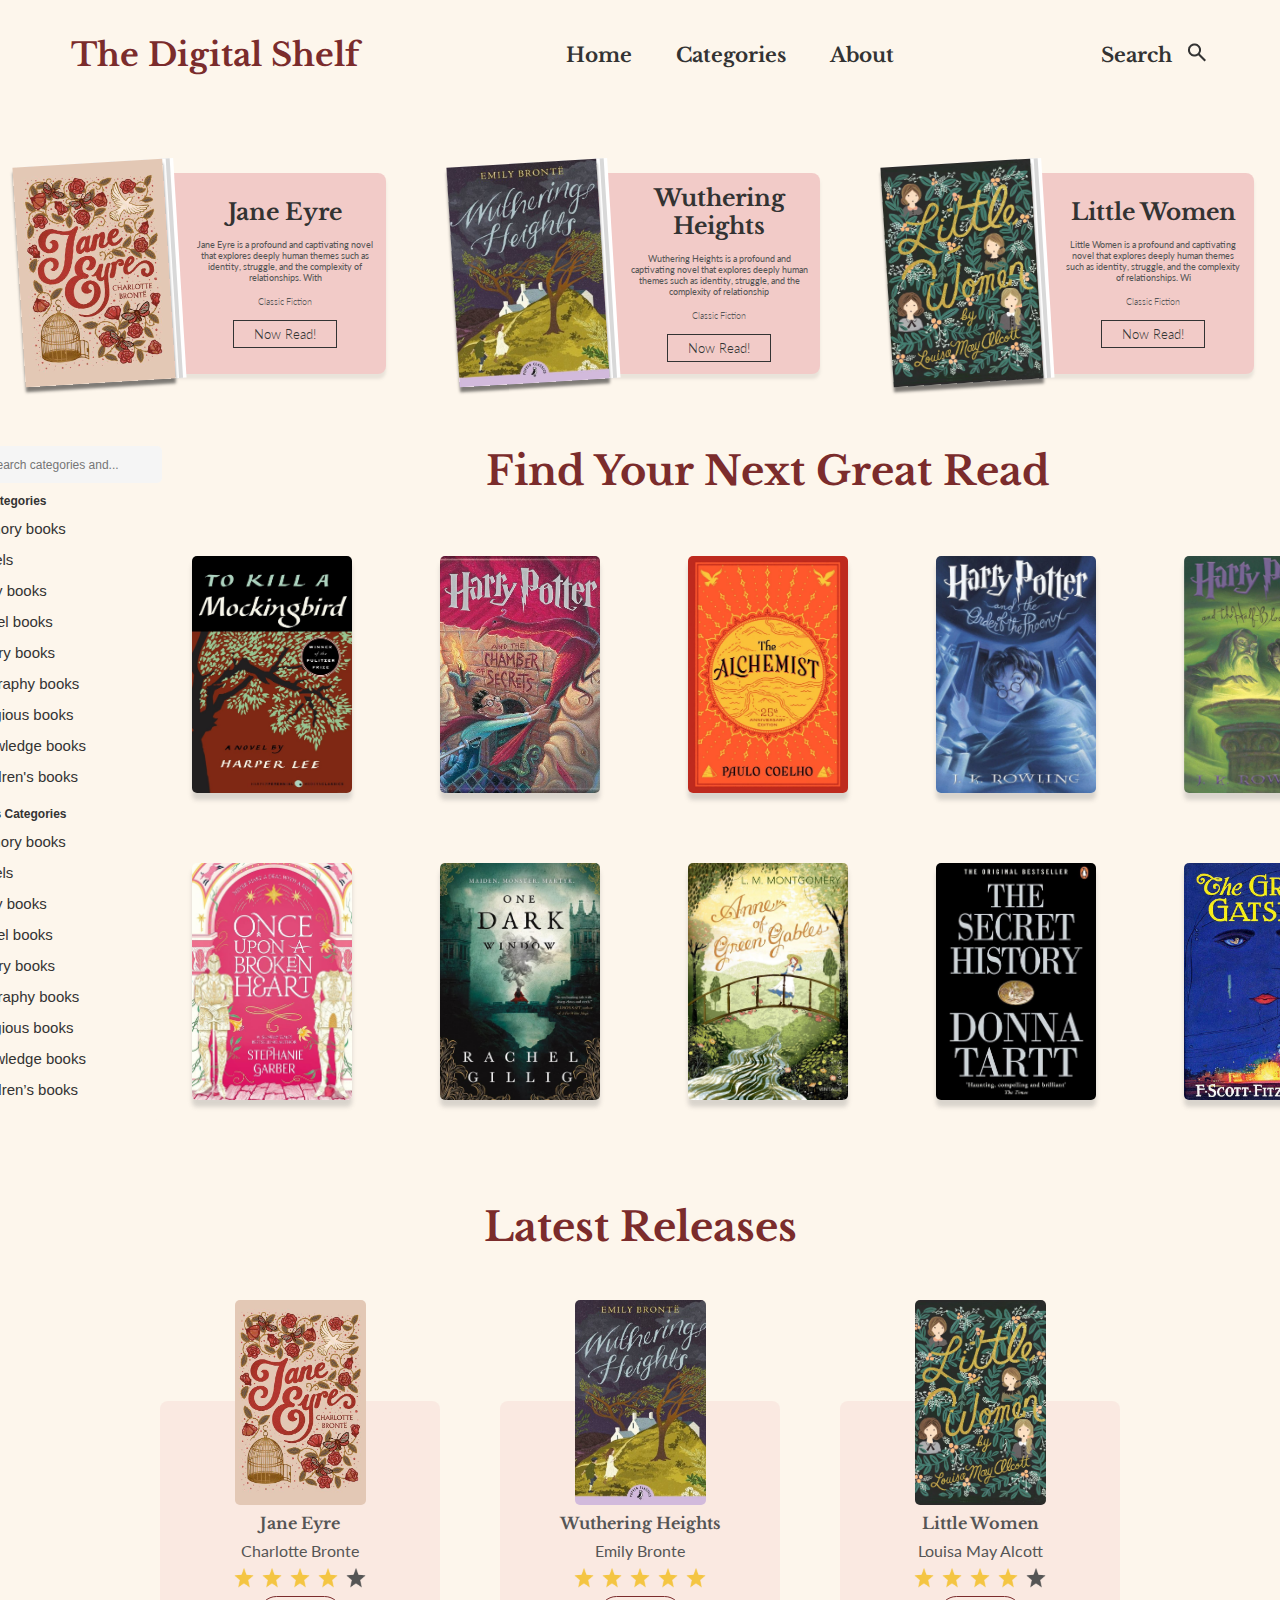
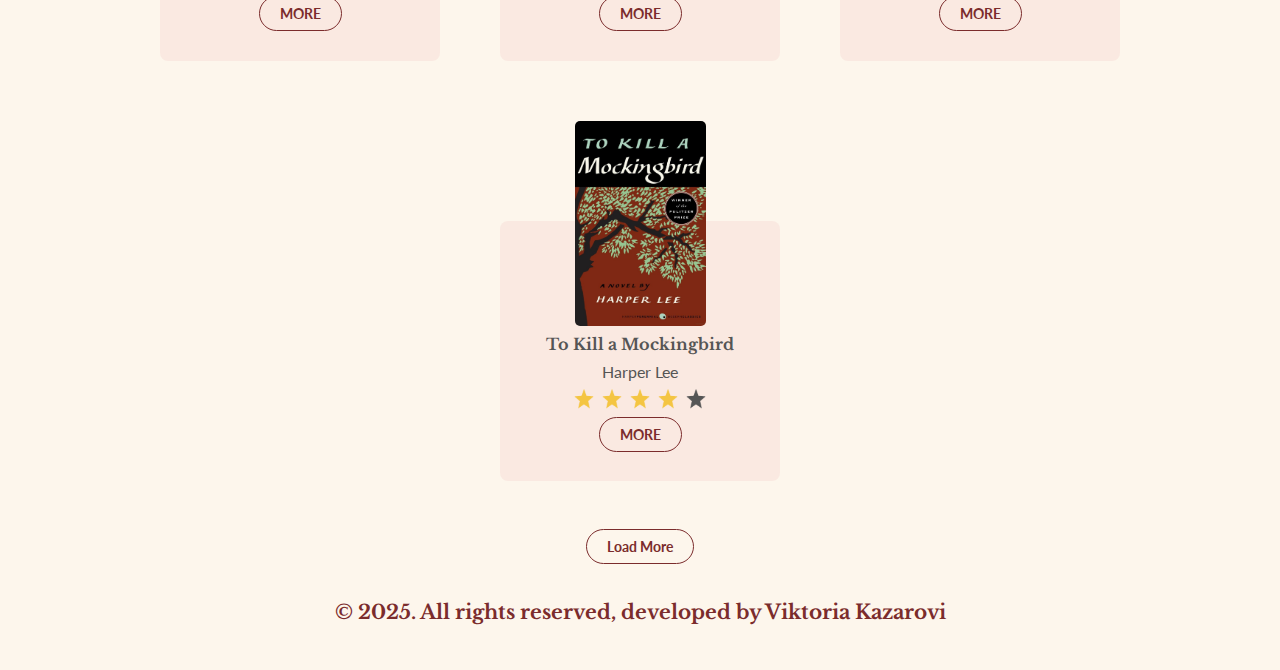
<file: index.html>
<!DOCTYPE html>
<html lang="en">
  <head>
    <meta charset="UTF-8" />
    <meta name="viewport" content="width=device-width, initial-scale=1.0" />
    <title>The Digital Shelf</title>
    <link rel="stylesheet" href="./css/style.css" />
    <link rel="stylesheet" href="./css/index.css" />
  </head>
  <body>
    <header class="header">
      <h1 class="logo"><a href="index.html">The Digital Shelf</a></h1>
      <nav class="navbar">
        <ul>
          <li><a href="./index.html">Home</a></li>
          <li><a href="./categories.html">Categories</a></li>
          <li><a href="./about.html">About</a></li>
        </ul>
      </nav>
      <div class="search">
        <p>Search</p>
        <i><img src="./assets/icons/search.png" alt="search-icon" /></i>
        <input type="text" id="search-input" placeholder="Search books..." />
        <div id="search-results" class="search-results"></div>
      </div>
      <img
        src="./assets/icons/burger.png"
        id="burgerBtn"
        class="burger-menu"
        style="display: none"
        alt="burger-menu"
      />
      <nav class="mobile-menu" id="mobileMenu">
        <img
          src="./assets/icons/close.png"
          class="burger-menu close"
          id="closeBtn"
          alt="Close"
        />
        <a href="./index.html">Home</a>
        <a href="./categories.html">Categories</a>
        <a href="./about.html">About</a>
      </nav>
    </header>
    <main>
      <section class="carousel-section">
        <button class="nav prev">
          <img src="./assets/icons/arrow_backward.png" alt="arrow backward" />
        </button>
        <div class="carousel-track" id="carousel-track"></div>
        <button class="nav next">
          <img src="./assets/icons/arrow_forward.png" alt="arrow forward" />
        </button>
      </section>

      <section class="main-content">
        <aside class="filters">
          <div class="search-box">
            <i><img src="./assets/icons/search2.png" alt="search-icon" /></i>
            <input
              id="categories-search"
              type="text"
              placeholder="Search categories and..."
            />
            <div id="categories-results" class="categories-results"></div>
          </div>

          <div class="category-section">
            <div class="category-title">Popular Categories</div>
            <ul class="category-list">
              <li>
                <label><input type="checkbox" /> Memory books</label>
              </li>
              <li>
                <label><input type="checkbox" /> Novels</label>
              </li>
              <li>
                <label><input type="checkbox" /> Story books</label>
              </li>
              <li>
                <label><input type="checkbox" /> Travel books</label>
              </li>
              <li>
                <label><input type="checkbox" /> Poetry books</label>
              </li>
              <li>
                <label><input type="checkbox" /> Biography books</label>
              </li>
              <li>
                <label><input type="checkbox" /> Religious books</label>
              </li>
              <li>
                <label><input type="checkbox" /> Knowledge books</label>
              </li>
              <li>
                <label><input type="checkbox" /> Children's books</label>
              </li>
            </ul>
          </div>
          <div class="category-section">
            <div class="category-title">New Books Categories</div>
            <ul class="category-list">
              <li>
                <label><input type="checkbox" /> Memory books</label>
              </li>
              <li>
                <label><input type="checkbox" /> Novels</label>
              </li>
              <li>
                <label><input type="checkbox" /> Story books</label>
              </li>
              <li>
                <label><input type="checkbox" /> Travel books</label>
              </li>
              <li>
                <label><input type="checkbox" /> Poetry books</label>
              </li>
              <li>
                <label><input type="checkbox" /> Biography books</label>
              </li>
              <li>
                <label><input type="checkbox" /> Religious books</label>
              </li>
              <li>
                <label><input type="checkbox" /> Knowledge books</label>
              </li>
              <li>
                <label><input type="checkbox" /> Children’s books</label>
              </li>
            </ul>
          </div>
        </aside>

        <section class="books">
          <h2>Find Your Next Great Read</h2>
          <div class="book-grid" id="book-grid"></div>
        </section>
      </section>

      <section class="latest-releases">
        <h2>Latest Releases</h2>
        <div class="latest-container" id="latest-container"></div>
        <button id="load-more" class="btn">Load More</button>
      </section>
    </main>
    <footer>
      <p>© 2025. All rights reserved, developed by Viktoria Kazarovi</p>
    </footer>
    <script src="./js/script.js"></script>
    <script src="./js/index.js"></script>
  </body>
</html>
</file>
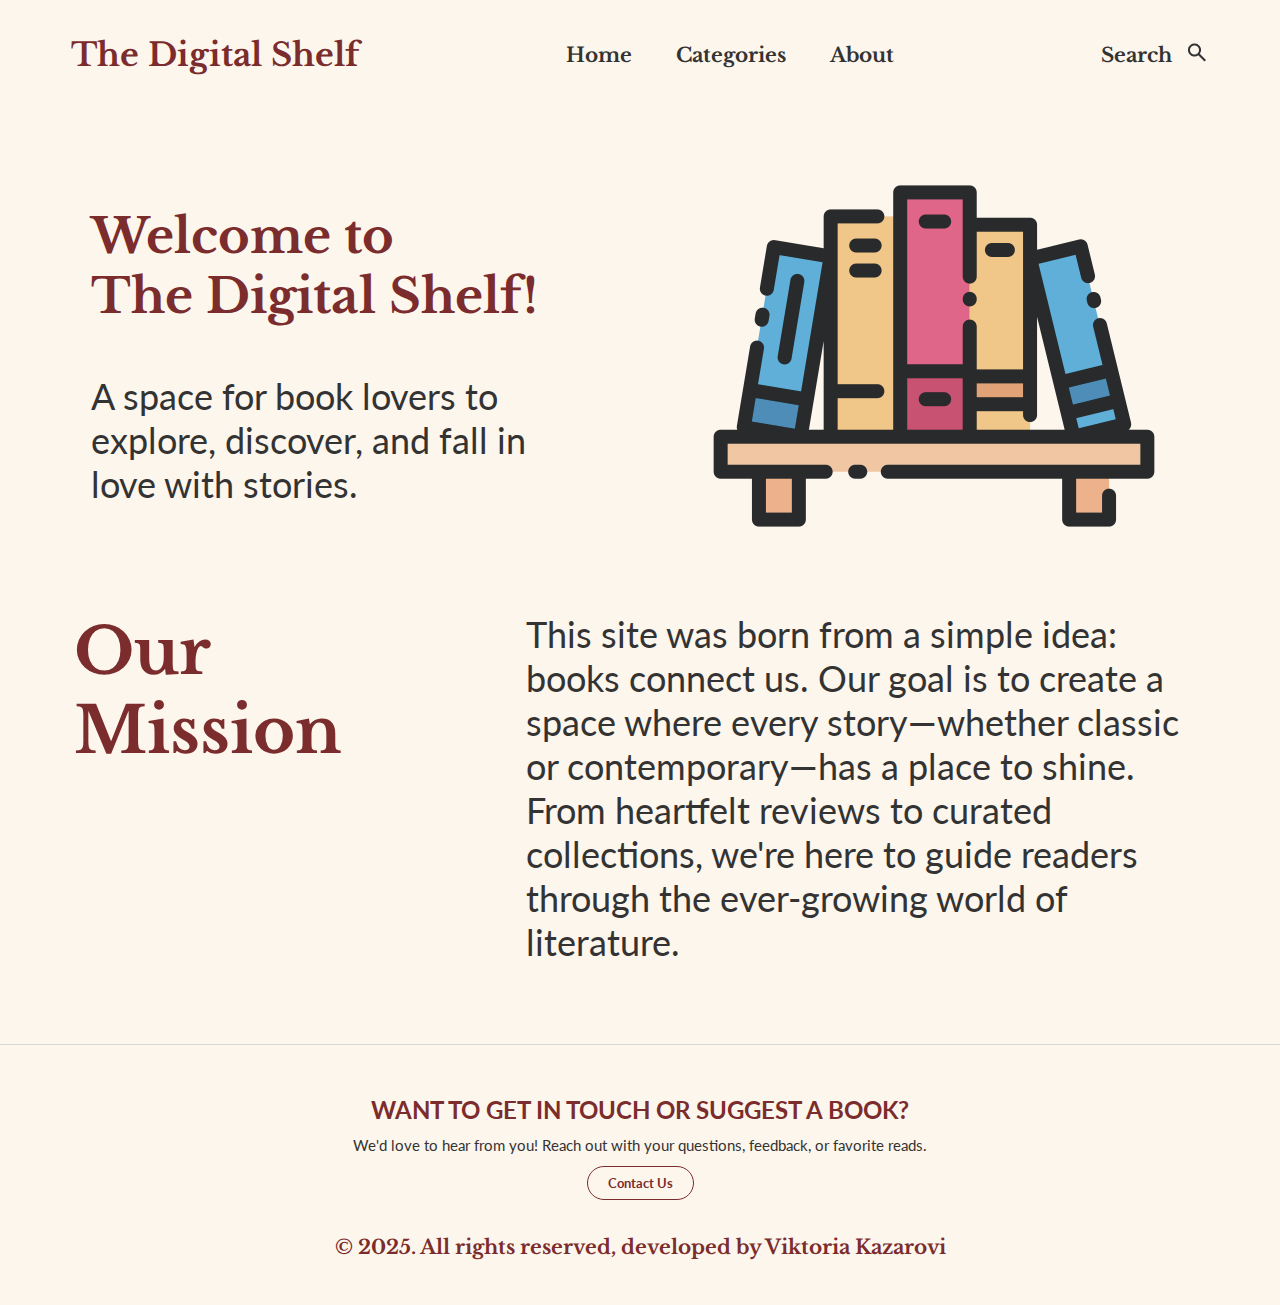
<file: about.html>
<!DOCTYPE html>
<html lang="en">
  <head>
    <meta charset="UTF-8" />
    <meta name="viewport" content="width=device-width, initial-scale=1.0" />
    <title>About Us</title>
    <link rel="stylesheet" href="./css/style.css" />
    <link rel="stylesheet" href="./css/about.css" />
  </head>
  <body>
    <header class="header">
      <h1 class="logo"><a href="index.html">The Digital Shelf</a></h1>
      <nav class="navbar">
        <ul>
          <li><a href="./index.html">Home</a></li>
          <li><a href="./categories.html">Categories</a></li>
          <li><a href="./about.html">About</a></li>
        </ul>
      </nav>
      <div class="search">
        <p>Search</p>
        <i><img src="./assets/icons/search.png" alt="search-icon" /></i>
        <input type="text" id="search-input" placeholder="Search books..." />
        <div id="search-results" class="search-results"></div>
      </div>
      <img
        src="./assets/icons/burger.png"
        id="burgerBtn"
        class="burger-menu"
        style="display: none"
        alt="burger-menu"
      />
      <nav class="mobile-menu" id="mobileMenu">
        <img
          src="./assets/icons/close.png"
          class="burger-menu close"
          id="closeBtn"
          alt="Close"
        />
        <a href="./index.html">Home</a>
        <a href="./categories.html">Categories</a>
        <a href="./about.html">About</a>
      </nav>
    </header>
    <main>
      <section class="welcome-section">
        <div class="welcome-text">
          <h2>Welcome to <br />The Digital Shelf!</h2>
          <p>
            A space for book lovers to explore, discover, and fall in love with
            stories.
          </p>
        </div>
        <img
          src="./assets/img/bookshelf.png"
          alt="Bookshelf"
          class="welcome-img"
        />
      </section>

      <section class="mission-section">
        <h3 class="mission-heading">
          Our<br /><span class="highlight">Mission</span>
        </h3>
        <p>
          This site was born from a simple idea: books connect us. Our goal is
          to create a space where every story—whether classic or
          contemporary—has a place to shine. <br />From heartfelt reviews to
          curated collections, we're here to guide readers through the
          ever-growing world of literature.
        </p>
      </section>

      <section class="contact-section">
        <h4>WANT TO GET IN TOUCH OR SUGGEST A BOOK?</h4>
        <p>
          We'd love to hear from you! Reach out with your questions, feedback,
          or favorite reads.
        </p>
        <button class="contact btn">Contact Us</button>
      </section>
    </main>
    <footer>
      <p>© 2025. All rights reserved, developed by Viktoria Kazarovi</p>
    </footer>
    <script src="./js/script.js"></script>
  </body>
</html>
</file>
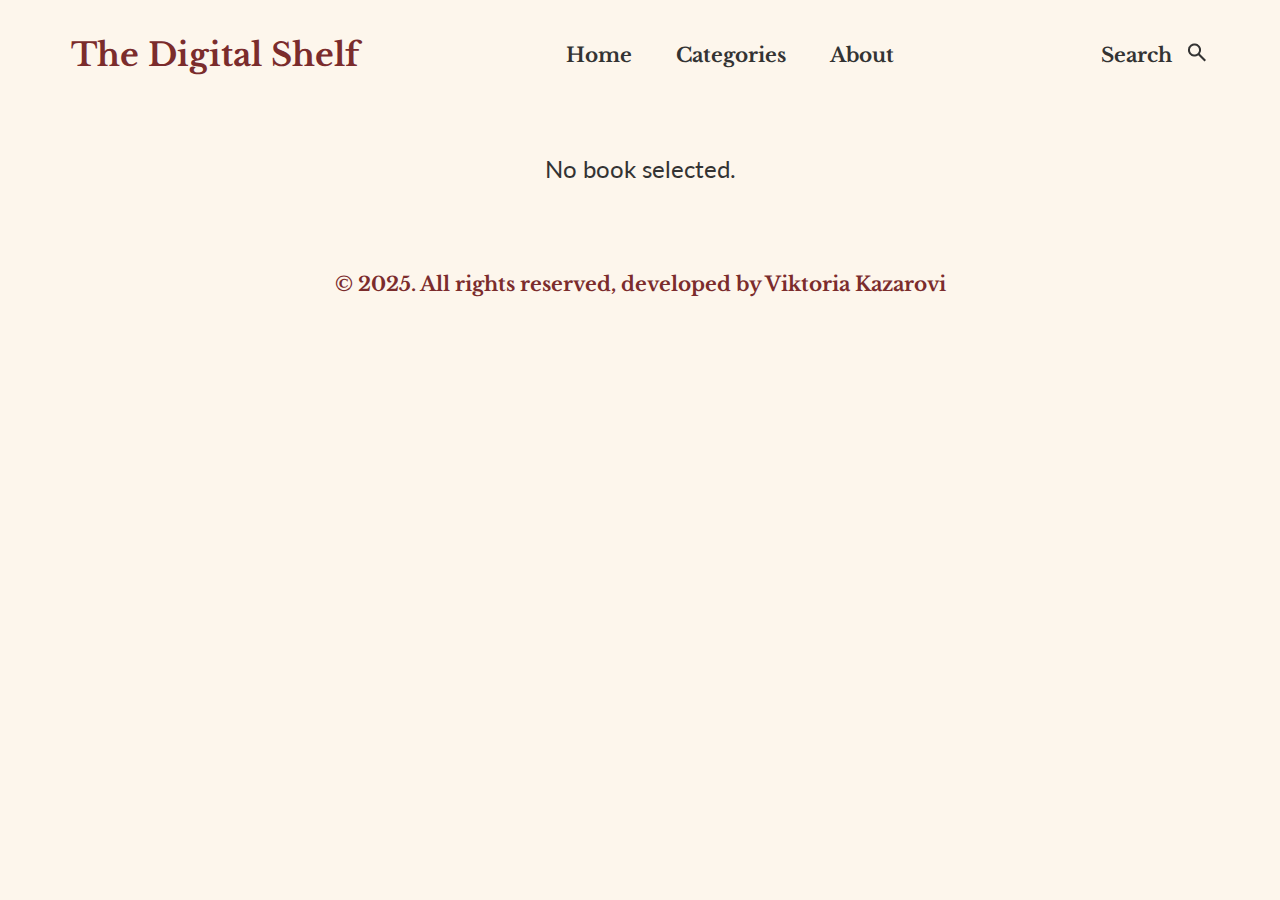
<file: book.html>
<!DOCTYPE html>
<html lang="en">
  <head>
    <meta charset="UTF-8" />
    <meta name="viewport" content="width=device-width, initial-scale=1.0" />
    <title>Book Details</title>
    <link rel="stylesheet" href="./css/style.css" />
    <link rel="stylesheet" href="./css/book.css" />
  </head>
  <body>
    <header class="header">
      <h1 class="logo"><a href="index.html">The Digital Shelf</a></h1>
      <nav class="navbar">
        <ul>
          <li><a href="./index.html">Home</a></li>
          <li><a href="./categories.html">Categories</a></li>
          <li><a href="./about.html">About</a></li>
        </ul>
      </nav>
      <div class="search">
        <p>Search</p>
        <i><img src="./assets/icons/search.png" alt="search-icon" /></i>
        <input type="text" id="search-input" placeholder="Search books..." />
        <div id="search-results" class="search-results"></div>
      </div>
      <img
        src="./assets/icons/burger.png"
        id="burgerBtn"
        class="burger-menu"
        style="display: none"
        alt="burger-menu"
      />
      <nav class="mobile-menu" id="mobileMenu">
        <img
          src="./assets/icons/close.png"
          class="burger-menu close"
          id="closeBtn"
          alt="Close"
        />
        <a href="./index.html">Home</a>
        <a href="./categories.html">Categories</a>
        <a href="./about.html">About</a>
      </nav>
    </header>
    <main class="book-detail">
      <div class="book-left">
        <button class="back-btn">
          <div class="back-arrow">
            <img src="./assets/icons/back-arrow.png" alt="back-arrow" />
          </div>
          Back Home
        </button>
        <div class="author-title">
          <h2 id="book-title"></h2>
          <h3 id="book-author"></h3>
        </div>
        <div class="stars"></div>
        <div class="text">
          <p>
            <span class="label">Release Date:</span>
            <span id="book-release"></span>
          </p>
          <p>
            <span class="label">Genre:</span>
            <span id="book-genre"></span>
          </p>

          <p>
            <span class="label">Description:</span>
            <span id="book-description"></span>
          </p>

          <div class="download-buttons">
            <button class="download btn">Download EPUB</button>
            <button class="download btn">Download PDF</button>
          </div>
        </div>
      </div>
      <div class="book-right">
        <img id="book-cover" src="" alt="Book cover" />
      </div>
    </main>
    <footer>
      <p>© 2025. All rights reserved, developed by Viktoria Kazarovi</p>
    </footer>
    <script src="./js/script.js"></script>
    <script src="./js/book.js"></script>
  </body>
</html>
</file>
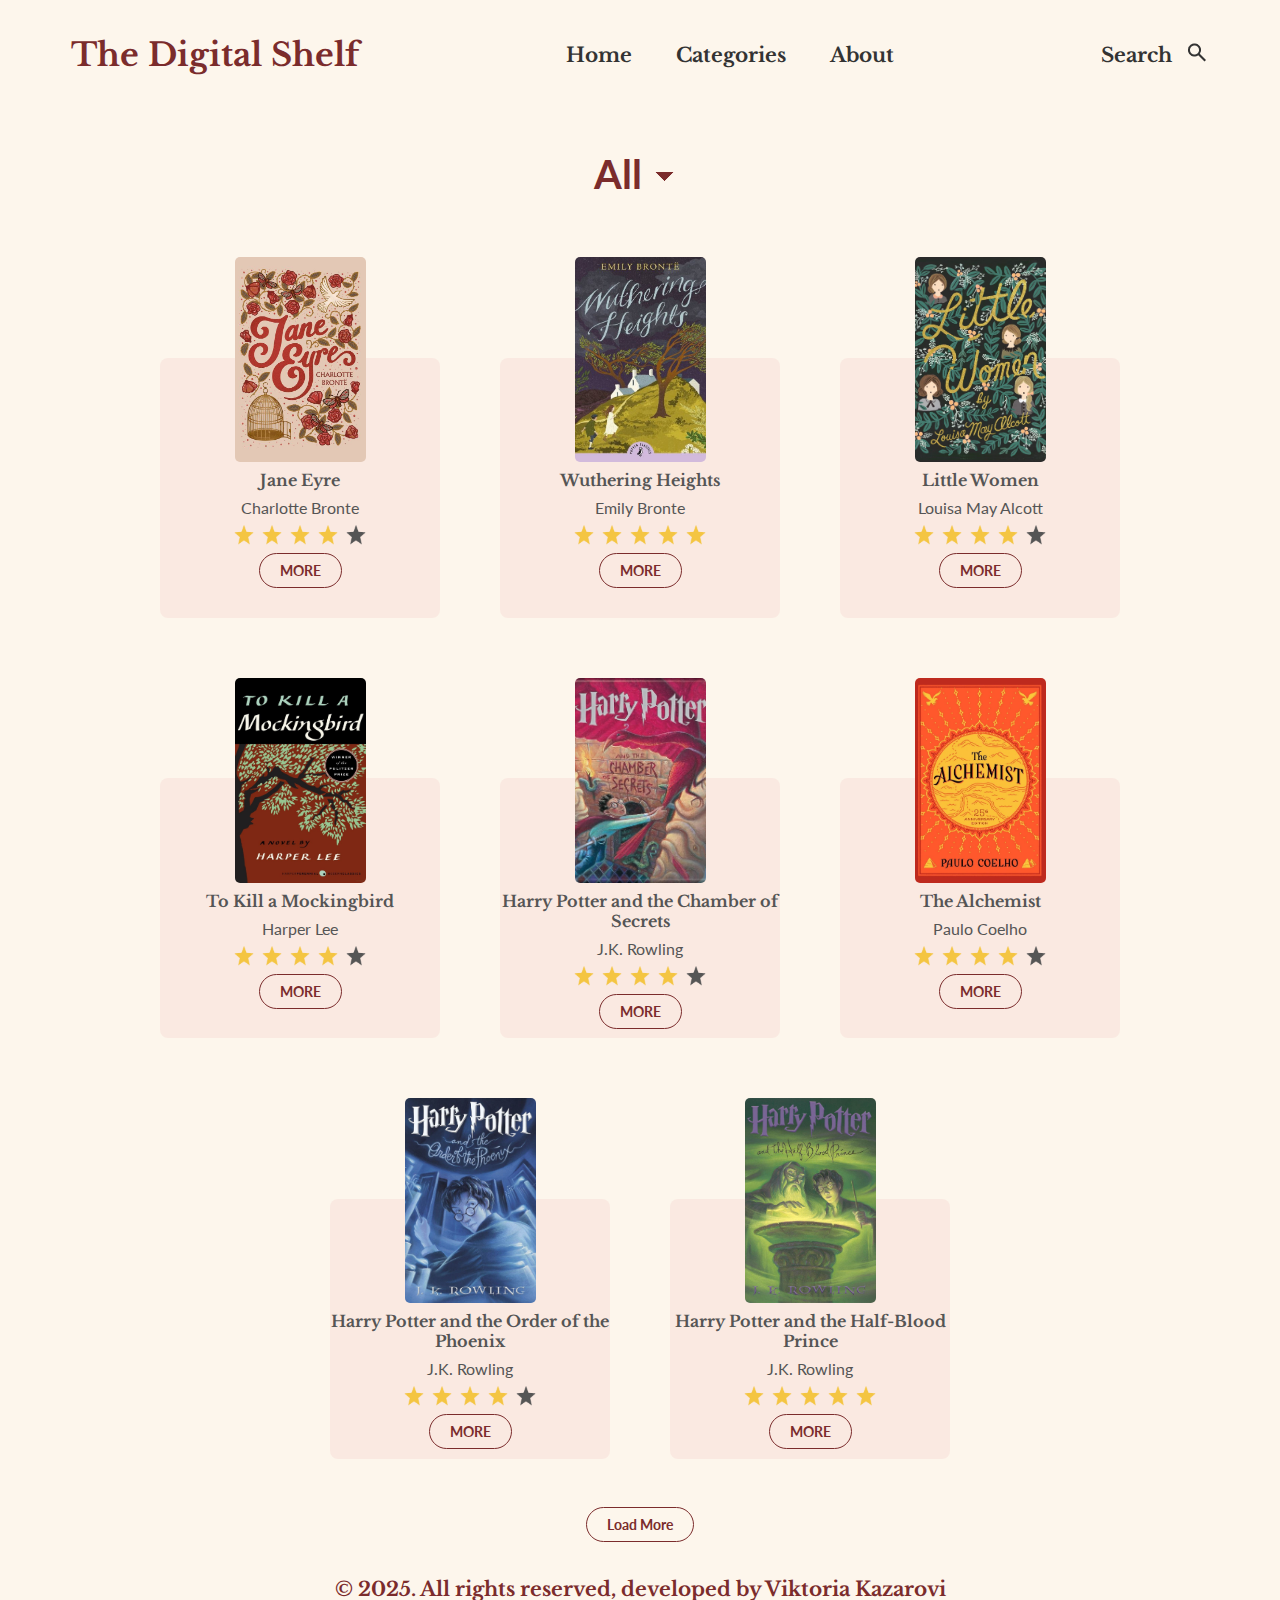
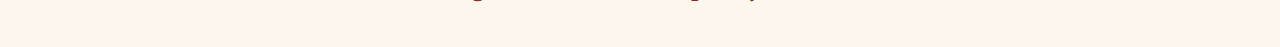
<file: categories.html>
<!DOCTYPE html>
<html lang="en">
  <head>
    <meta charset="UTF-8" />
    <meta name="viewport" content="width=device-width, initial-scale=1.0" />
    <title>Categories</title>
    <link rel="stylesheet" href="./css/style.css" />
    <link rel="stylesheet" href="./css/categories.css" />
    <link rel="stylesheet" href="./css/index.css" />
  </head>
  <body>
    <header class="header">
      <h1 class="logo"><a href="index.html">The Digital Shelf</a></h1>
      <nav class="navbar">
        <ul>
          <li><a href="./index.html">Home</a></li>
          <li><a href="./categories.html">Categories</a></li>
          <li><a href="./about.html">About</a></li>
        </ul>
      </nav>
      <div class="search">
        <p>Search</p>
        <i><img src="./assets/icons/search.png" alt="search-icon" /></i>
        <input type="text" id="search-input" placeholder="Search books..." />
        <div id="search-results" class="search-results"></div>
      </div>
      <img
        src="./assets/icons/burger.png"
        id="burgerBtn"
        class="burger-menu"
        style="display: none"
        alt="burger-menu"
      />
      <nav class="mobile-menu" id="mobileMenu">
        <img
          src="./assets/icons/close.png"
          class="burger-menu close"
          id="closeBtn"
          alt="Close"
        />
        <a href="./index.html">Home</a>
        <a href="./categories.html">Categories</a>
        <a href="./about.html">About</a>
      </nav>
    </header>

    <main>
      <!-- Dropdown -->
      <div class="category-dropdown">
        <p id="dropdown-text">Categories</p>
        <i class="dropdown-icon"
          ><img src="./assets/icons/dropdown.png" alt="dropdown"
        /></i>
      </div>

      <!-- Books section -->
      <section class="latest-releases">
        <div class="latest-container" id="latest-container"></div>
        <button id="load-more" class="btn">Load More</button>
      </section>
    </main>

    <footer>
      <p>© 2025. All rights reserved, developed by Viktoria Kazarovi</p>
    </footer>

    <script src="./js/categories.js"></script>
    <script src="./js/script.js"></script>
  </body>
</html>
</file>
<file: css/style.css>
@import url("https://fonts.googleapis.com/css2?family=Lato:ital,wght@0,100;0,300;0,400;0,700;0,900;1,100;1,300;1,400;1,700;1,900&display=swap");
@import url("https://fonts.googleapis.com/css2?family=Lato:ital,wght@0,100;0,300;0,400;0,700;0,900;1,100;1,300;1,400;1,700;1,900&family=Libre+Baskerville:ital,wght@0,400;0,700;1,400&display=swap");

* {
  margin: 0;
  padding: 0;
  box-sizing: border-box;
}
:root {
  --background: #fdf6ec;
  --primary: #7b2c2c;
  --secondary: #db6c79;
  --headings: #333333;
  --text: #555555;
}

body {
  font-family: "Lato", "san-serif";
  background-color: var(--background);
  color: var(--text);
}

h1,
h2,
h3 {
  color: var(--headings);
  font-family: "Libre Baskerville", "san-serif";
  font-weight: bold;
}

.header {
  padding: 35px 71px 25px 71px;
  display: flex;
  justify-content: space-between;
  align-items: center;
}
.sticky {
  position: sticky;
  top: 0;
  background-color: var(--background);
  box-shadow: 0 6px 12px rgba(51, 51, 51, 0.15);
  z-index: 1;
}
.logo {
  color: var(--primary) !important;
  font-size: 32px;
}
.navbar ul {
  list-style: none;
  display: flex;
  gap: 44px;
}
.navbar a {
  font-size: 20px;
  font-weight: bold;
  font-family: "Libre Baskerville", "san-serif";
  color: var(--headings);
  position: relative;
}
.navbar a::after {
  content: "";
  position: absolute;
  left: 0;
  bottom: -2px;
  width: 0;
  height: 2px;
  background-color: var(--primary);
  transition: width 0.3s ease;
}
.navbar a:hover::after {
  width: 100%;
}
a {
  text-decoration: none;
  color: inherit;
}
.search {
  cursor: pointer;
  font-size: 20px;
  color: var(--headings);
  display: flex;
  gap: 13px;
  font-weight: bold;
  font-family: "Libre Baskerville", "san-serif";
  background-color: transparent;
  border: none;
  align-items: center;
}
.search-icon {
  width: 24px;
  height: 24px;
}
.search-icon img {
  object-fit: cover;
}

footer {
  display: flex;
  justify-content: center;
  color: var(--primary);
  font-family: "Libre Baskerville", sans-serif;
  font-size: 20px;
  margin: 35.5px 0 46px 0;
  font-weight: bold;
}
.mobile-menu {
  display: none;
}
.btn {
  border: 1px solid var(--primary);
  color: var(--primary);
  background-color: transparent;
  border-radius: 18px;
  font-family: "Lato", sans-serif;
  font-weight: bold;
  padding: 8px 20px;
  transition: 0.5s;
}
.btn:hover {
  background-color: #ae0000;
  opacity: 80%;
  color: #fdf6ec;
}
.search {
  position: relative;
  /* other button styles */
}

.search input {
  position: absolute;
  top: 0;
  left: 0;
  width: 100%;
  height: 100%;
  padding: 8px 10px;
  border-radius: 8px;
  font-size: 16px;
  color: var(--text);
  background-color: transparent;
  border: 2px solid var(--primary);
  display: none; /* initially hidden */
}

.search input.active {
  display: block;
}

.search p,
.search i {
  transition: opacity 0.3s ease;
}

.search.active p,
.search.active i {
  opacity: 0;
  pointer-events: none;
}

.invisible {
  display: none;
}
.search-results {
  position: absolute;
  left: -50%;
  top: 30px;
  background: white;
  border: 1px solid #ccc;
  width: 300px;
  max-height: 300px;
  overflow-y: auto;
  box-shadow: 0 4px 8px rgba(0, 0, 0, 0.1);
  z-index: 1000;
  display: none;
  border-radius: 5px;
}

.search-results.active {
  display: block;
}

.search-result-item {
  display: flex;
  padding: 8px;
  cursor: pointer;
  align-items: center;
  gap: 10px;
  border-bottom: 2px solid #f5f5f5;
}

.search-result-item:hover {
  background-color: #f0f0f0;
}

.search-result-item img {
  width: 40px;
  height: 60px;
  object-fit: cover;
  flex-shrink: 0;
  border-radius: 5px;
}

.search-result-title {
  font-weight: bold;
  font-size: 16px;
  margin-bottom: 2px;
  color: var(--headings);
}

.search-result-author {
  font-size: 13px;
  color: var(--text);
}

.search-result-desc {
  font-size: 12px;
  color: #999;
  margin-top: 2px;
  max-height: 30px;
  overflow: hidden;
}
@media (max-width: 480px) {
  .header {
    padding: 11px 35px;
  }
  .logo {
    font-size: 14px;
  }
  .navbar,
  .search {
    display: none;
  }
  .burger-menu {
    display: block !important;
    width: 24px;
    height: 24px;
    cursor: pointer;
  }
  .mobile-menu .close {
    position: fixed;
    top: 11px;
    right: 20px;
  }
  .mobile-menu {
    position: fixed;
    top: 0;
    right: 0;
    width: 100vw;
    height: 100vh;
    background-color: var(--background);
    transform: translateX(100%);
    transition: transform 0.3s ease-in-out;
    display: flex;
    flex-direction: column;
    justify-content: center;
    z-index: 1;
  }
  .mobile-menu.open {
    transform: translateX(0);
  }
  .mobile-menu a {
    font-size: 40px;
    font-family: "Libre Baskerville", serif;
    text-decoration: none;
    color: var(--headings);
    height: 100px;
    display: flex;
    justify-content: center;
    align-items: center;
  }
  footer {
    font-size: 11px;
    margin-bottom: 20px;
  }
  .btn {
    padding: 5px 12px;
  }
}
</file>
<file: css/index.css>
/* Carousel section */
.carousel-section {
  margin: 63px 0;
  display: flex;
  justify-content: center;
  gap: 30px;
  position: relative;
  align-items: center;
}
.carousel-track {
  display: flex;
  gap: 73px;
  height: 220px;
}
.nav {
  background: none;
  border: none;
  cursor: pointer;
}
.book-card.carousel {
  display: flex;
  align-items: center;
  position: relative;
  transition: transform 0.3s ease;
}
.book-card.carousel:hover {
  transform: translateY(-5px);
}
.carousel-rec {
  background: var(--secondary);
  opacity: 30%;
  width: 361px;
  height: 201px;
  border-radius: 8px;
  box-shadow: 0 4.5px 3px rgba(0, 0, 0, 0.25);
}
.carousel-text {
  right: 11px;
  position: absolute;
  left: 170px;
  display: flex;
  flex-direction: column;
  align-items: center;
  justify-content: center;
  gap: 13px;
  text-align: center;
}
.carousel-text h3 {
  font-size: 23px;
}
.carousel-text p {
  font-size: 9px;
}
.book-card.carousel img {
  box-shadow: 0 5px 3px rgba(0, 0, 0, 0.5), 3.5px 0 0 0 #ffffff,
    7.5px 0 0 0 #d8d8d8, 11px 0 0 0 #ffffff;
  position: absolute;
  right: 217px;
  width: 150px;
  height: 220px;
  object-fit: cover;
  transform: rotate(-3.5deg);
}
.now-read {
  padding: 5px 20px;
  background-color: transparent;
  border: 1px solid #333333;
  color: var(--headings);
  font-weight: 300;
  font-size: 13px;
  transition: 0.5s;
  font-family: "Lato", "san-serif";
}
.now-read:hover {
  background-color: var(--secondary);
  border: 1px solid var(--background);
  color: var(--background);
}
.genres {
  font-weight: 300;
}
/* Sidebar and book-grid section */
.main-content {
  display: flex;
  gap: 30px;
  justify-content: center;
}
/* Sidebar */
.filters {
  background-color: #fdf6ec;
  font-family: "Segoe UI", sans-serif;
  font-size: 15px;
  border-radius: 8px;
}

.search-box {
  display: flex;
  position: relative;
  gap: 10px;
  justify-content: center;
  background-color: #f5f5f5;
  border-radius: 5px;
  padding: 5px 18px;
  margin-bottom: 11px;
}

.search-box input {
  border: none;
  outline: none;
  font-size: 12px;
  background-color: transparent;
  color: var(--text);
}
/* Category/Genre search dropdown */
.categories-results {
  position: absolute;
  left: 0;
  top: 30px;
  background: white;
  border: 1px solid #ccc;
  width: 300px;
  max-height: 300px;
  overflow-y: auto;
  box-shadow: 0 4px 8px rgba(0, 0, 0, 0.1);
  z-index: 1000;
  display: none;
  border-radius: 5px;
  font-family: "Inter", sans-serif;
}

.categories-results.active {
  display: block;
}

.search-results {
  padding: 8px 12px;
  cursor: pointer;
  border-bottom: 1px solid #f5f5f5;
  font-size: 14px;
  color: var(--headings);
}

.search-result:hover {
  background-color: #f0f0f0;
  color: var(--primary);
}

.category-section {
  margin-bottom: 18px;
}

.category-title {
  font-weight: bold;
  margin-bottom: 8px;
  font-size: 12px;
  color: var(--headings);
}

.category-list {
  list-style: none;
}

.category-list li {
  margin-bottom: 6px;
}

.category-list label {
  cursor: pointer;
  display: flex;
  align-items: center;
  gap: 6px;
  color: var(--headings);
}

.category-list input {
  accent-color: var(--secondary);
  width: 15px;
  height: 15px;
  cursor: pointer;
  margin: 5px;
}
/* Book-grid */
.book-grid {
  display: grid;
  grid-template-columns: repeat(auto-fit, 160px);
  gap: 70px 88px;
  justify-content: center;
  margin: 0 auto;
  max-width: 1152px;
}
.book-card.grid {
  width: 160px;
  height: 237px;
  box-shadow: 0px 7px 4px rgba(110, 110, 110, 0.25);
  border-radius: 5px;
}
.book-card.grid img {
  width: 100%;
  height: 100%;
  object-fit: cover;
  border-radius: 5px;
}
.books h2 {
  color: var(--primary);
  font-size: 40px;
  text-align: center;
  margin-bottom: 60px;
}
/* Latest section */
.latest-container {
  display: flex;
  gap: 60px;
  justify-content: center;
  flex-wrap: wrap;
}
.latest-rec {
  position: absolute;
  background-color: var(--secondary);
  opacity: 9%;
  width: 100%;
  height: 260px;
  bottom: 0;
  border-radius: 8px;
}
.book-card.latest {
  position: relative;
  height: 360.5px;
  width: 280px;
}
.latest-img {
  width: 131px;
  height: 205px;
  object-fit: cover;
  border-radius: 5px;
}
.latest-info {
  position: absolute;
  top: 0;
  width: 100%;
  display: flex;
  flex-direction: column;
  align-items: center;
}
.latest-text {
  display: flex;
  flex-direction: column;
  gap: 8px;
  margin-top: 8px;
  align-items: center;
  text-align: center;
}
.latest-releases h2 {
  font-size: 40px;
  color: var(--primary);
  text-align: center;
  margin-top: 82px;
}
.latest-releases {
  display: flex;
  flex-direction: column;
  gap: 48px;
}
.latest-text .title {
  font-family: "Libre Baskerville", sans-serif;
  font-size: 16px;
  font-weight: bold;
}
.latest-text .author {
  font-size: 16px;
}
.stars {
  display: flex;
  gap: 8px;
}
.star {
  width: 20px;
  height: 20px;
}
.more {
  font-size: 14px;
}
#load-more {
  font-size: 14px;
  align-self: center;
}
/* Animation */
@keyframes fadeIn {
  from {
    opacity: 0;
    transform: scale(0.95);
  }
  to {
    opacity: 1;
    transform: scale(1);
  }
}
.book-card {
  animation: fadeIn 0.4s ease;
}
@media (max-width: 480px) {
  /* Hide sidebar */
  .filters {
    display: none;
  }
  /* Carousel section */
  .carousel-rec {
    width: 280px;
    height: 158px;
  }
  .book-card.carousel img {
    width: 117px;
    height: 173px;
    left: -5px;
  }
  .carousel-text {
    left: 132px;
    right: 7.53px;
    gap: 10px;
  }
  .carousel-text h3 {
    font-size: 18px;
  }
  .carousel-text p,
  .genres {
    font-size: 7px;
  }
  .now-read {
    font-size: 10px;
    padding: 5px 15px;
  }
  /* Book-grid section */
  .books h2 {
    font-size: 24px;
  }
  .book-grid {
    grid-template-columns: repeat(3, 1fr);
    gap: 42px 53px;
    max-width: 100%;
  }
  .book-card.grid {
    width: 96px;
    height: 142px;
  }
  /* Latest section */
  .latest-releases h2 {
    font-size: 24px;
  }
  .latest-container {
    gap: 34.5px;
  }
  .book-card.latest {
    width: 161px;
    height: 204px;
  }
  .latest-rec {
    height: 147px;
  }
  .latest-img {
    width: 75px;
    height: 117px;
  }
  .latest-text {
    gap: 4px;
    margin-top: 4px;
  }
  .star {
    width: 13px;
    height: 13px;
  }
  .latest-text .title,
  .latest-text .author {
    font-size: 9px;
  }
  .more {
    font-size: 8px;
  }

  #load-more {
    font-size: 10px;
  }
}
</file>
<file: css/about.css>
.welcome-section {
  display: flex;
  gap: 87px;
  justify-content: center;
}
.welcome-text {
  display: flex;
  flex-direction: column;
  justify-content: center;
  gap: 48px;
  max-width: 500px;
}
.welcome-text h2 {
  color: var(--primary);
  font-size: 48px;
}
.welcome-text,
.mission-section p {
  font-size: 36px;
  color: var(--headings);
}
.welcome-img {
  max-width: 512px;
  height: auto;
}
.mission-section {
  display: flex;
  justify-content: center;
  gap: 184px;
  margin-bottom: 80px;
}
.mission-heading {
  font-size: 64px;
  color: var(--primary);
}
.mission-section p {
  max-width: 680px;
}
.contact-section {
  border-top: 1px solid #d8d8d8;
  padding-top: 49.5px;
  display: flex;
  flex-direction: column;
  align-items: center;
  gap: 12px;
}
.contact-section h4 {
  color: var(--primary);
  font-size: 24px;
  font-family: "Lato", sans-serif;
}
.contact-section p {
  color: var(--headings);
  font-size: 15px;
}
.contact .btn {
  font-size: 20px;
}
@media (max-width: 480px) {
  .welcome-section {
    margin-top: 48px;
    flex-direction: column;
    gap: 29px;
    align-items: center;
  }
  .welcome-text {
    text-align: center;
    gap: 25px;
  }
  .welcome-text h2 {
    font-size: 30px;
  }
  .welcome-section p {
    max-width: 230px;
    margin: auto;
  }
  .welcome-text,
  .mission-section p {
    font-size: 23px;
  }
  .welcome-img {
    max-width: 268px;
  }
  .mission-section {
    flex-direction: column;
    text-align: center;
    gap: 28px;
    margin-bottom: 36px;
  }
  .mission-heading {
    font-size: 30px;
  }
  .contact-section h4 {
    font-size: 16px;
  }
  .contact-section p {
    font-size: 8px;
  }
  .contact .btn {
    font-size: 10px;
  }
}
</file>
<file: css/book.css>
.book-detail {
  display: flex;
  justify-content: center;
  gap: 130px;
  margin: 54px 0 89px 0;
}
.book-left,
.author-title,
.text {
  display: flex;
  flex-direction: column;
}
.book-left {
  gap: 20px;
  max-width: 647px;
}
.back-btn,
.download-buttons {
  display: flex;
  gap: 16px;
  align-items: center;
  font-size: 16px;
  font-family: "Lato", "san-serif";
}
.back-btn {
  border: none;
  background-color: transparent;
  font-size: 16px;
  font-weight: bold;
  font-family: "Lato", "san-serif";
}
.back-arrow {
  padding: 8px 10px;
  background-color: rgb(219, 108, 121, 0.09);
  border-radius: 50%;
  border: solid 1px var(--primary);
}
.back-arrow img {
  display: block;
}
.author-title {
  gap: 11px;
}
.text {
  gap: 21px;
}
#book-title {
  color: var(--primary);
  font-size: 36px;
}
#book-author {
  color: #a13b3b;
  font-size: 24px;
}
.star {
  width: 30px;
  height: 30px;
}
.label {
  color: var(--primary);
  font-weight: bold;
}
.book-detail p {
  font-size: 24px;
  color: var(--headings);
}
#book-cover {
  width: 420px;
  height: 705px;
}
@media (max-width: 480px) {
  .book-detail {
    align-items: center;
    flex-direction: column;
    gap: 13px;
    margin: 14px 0 26px 0;
  }
  .book-left {
    gap: 15px;
    text-align: center;
  }
  .back-btn,
  .download-buttons {
    gap: 9px;
    font-size: 10px;
    justify-content: center;
  }
  .back-arrow {
    border: solid 1px var(--primary);
  }
  .back-arrow img {
    width: 6px;
    height: 8px;
  }
  .author-title {
    gap: 7px;
  }
  .text {
    gap: 12px;
  }
  #book-title {
    font-size: 21px;
  }
  #book-author {
    font-size: 14px;
  }
  .star {
    width: 20px;
    height: 20px;
  }

  .book-detail p {
    font-size: 14px;
    padding: 0 15px;
  }
  #book-cover {
    width: 261px;
    height: 438px;
  }
}
</file>
<file: css/categories.css>
/* Categories */
.category-dropdown {
  display: flex;
  justify-content: center;
  align-items: center;
  margin: 40px 0 50px 0;
  font-size: 40px;
  color: var(--primary);
  cursor: pointer;
  font-weight: bold;
  position: relative;
}
.dropdown-icon {
  margin-top: 13px;
}
/* Dropdown list container */
.dropdown-list {
  position: absolute;
  display: none;
  top: 100%;
  flex-direction: column;
  background: var(--background);
  border: 1px solid #ccc;
  border-radius: 5px;
  min-width: 200px;
  box-shadow: 0 4px 8px rgba(0, 0, 0, 0.1);
  z-index: 1000;
}

/* Show when active */
.dropdown-list.active {
  display: flex;
}

/* Each item */
.dropdown-item {
  padding: 10px 15px;
  cursor: pointer;
  color: var(--headings);
  font-weight: bold;
  border-bottom: 1px solid #f5f5f5;
}

.dropdown-item:last-child {
  border-bottom: none;
}
@media (max-width: 480px) {
  .category-dropdown {
    font-size: 24px;
  }
  .dropdown-icon {
    width: 24px;
    margin-top: 7px;
  }
}
</file>
